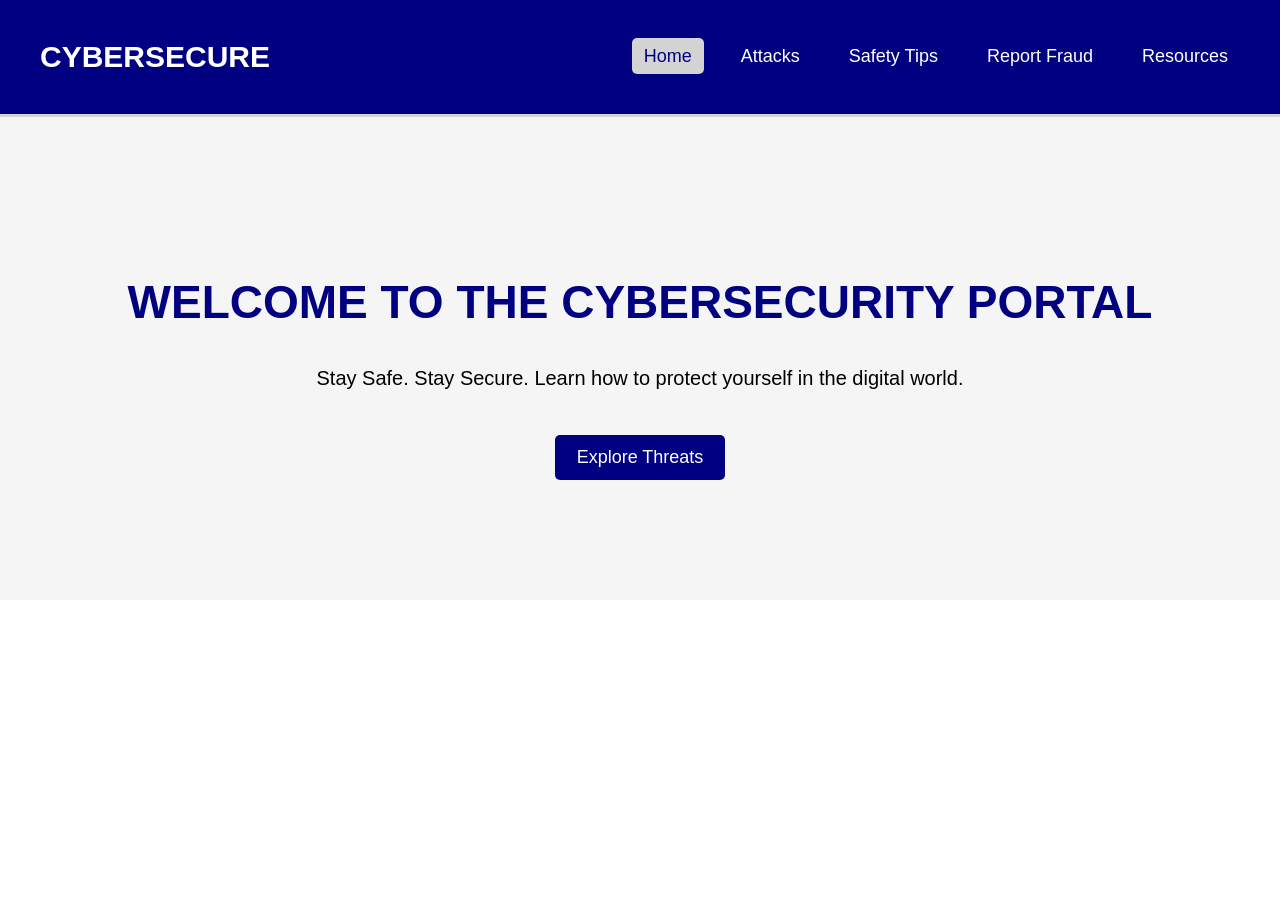
<file: index.html>
<!DOCTYPE html>
<html lang="en">
<head>
    <meta charset="UTF-8">
    <meta name="viewport" content="width=device-width, initial-scale=1.0">
    <title>Cybersecurity Portal - Home</title>
    <link rel="stylesheet" href="style.css">
</head>
<body>

    <!-- Navigation Bar -->
    <nav>
        <h2 class="logo">CYBERSECURE</h2>
        <ul>
            <li><a class="active" href="index.html">Home</a></li>
            <li><a href="attacks.html">Attacks</a></li>
            <li><a href="safety.html">Safety Tips</a></li>
            <li><a href="report.html">Report Fraud</a></li>
            <li><a href="resources.html">Resources</a></li>
        </ul>
    </nav>

    <!-- Hero Section -->
    <section class="hero">
        <h1>WELCOME TO THE CYBERSECURITY PORTAL</h1>
        <p>Stay Safe. Stay Secure. Learn how to protect yourself in the digital world.</p>
        <a href="attacks.html" class="btn">Explore Threats</a>
    </section>

</body>
</html>
</file>
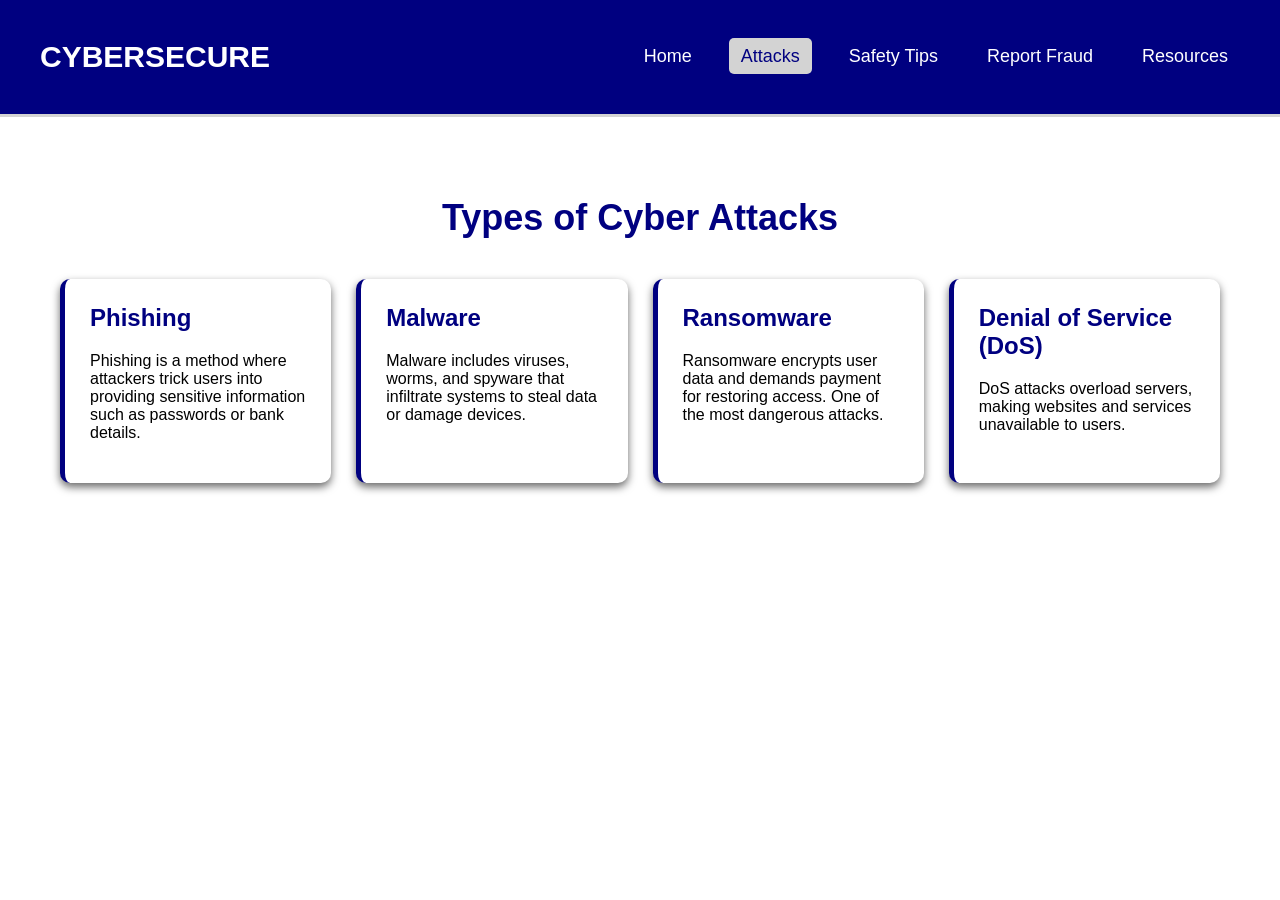
<file: attacks.html>
<!DOCTYPE html>
<html lang="en">
<head>
    <meta charset="UTF-8">
    <meta name="viewport" content="width=device-width, initial-scale=1.0">
    <title>Cyber Attacks</title>
    <link rel="stylesheet" href="style.css">
</head>
<body>

    <!-- Navigation Bar -->
    <nav>
        <h2 class="logo">CYBERSECURE</h2>
        <ul>
            <li><a href="index.html">Home</a></li>
            <li><a class="active" href="attacks.html">Attacks</a></li>
            <li><a href="safety.html">Safety Tips</a></li>
            <li><a href="report.html">Report Fraud</a></li>
            <li><a href="resources.html">Resources</a></li>
        </ul>
    </nav>

    <section class="content">
        <h1 class="title">Types of Cyber Attacks</h1>

        <div class="cards">

            <div class="card">
                <h2>Phishing</h2>
                <p>Phishing is a method where attackers trick users into providing sensitive information such as passwords or bank details.</p>
            </div>

            <div class="card">
                <h2>Malware</h2>
                <p>Malware includes viruses, worms, and spyware that infiltrate systems to steal data or damage devices.</p>
            </div>

            <div class="card">
                <h2>Ransomware</h2>
                <p>Ransomware encrypts user data and demands payment for restoring access. One of the most dangerous attacks.</p>
            </div>

            <div class="card">
                <h2>Denial of Service (DoS)</h2>
                <p>DoS attacks overload servers, making websites and services unavailable to users.</p>
            </div>

        </div>
    </section>

</body>
</html>
</file>
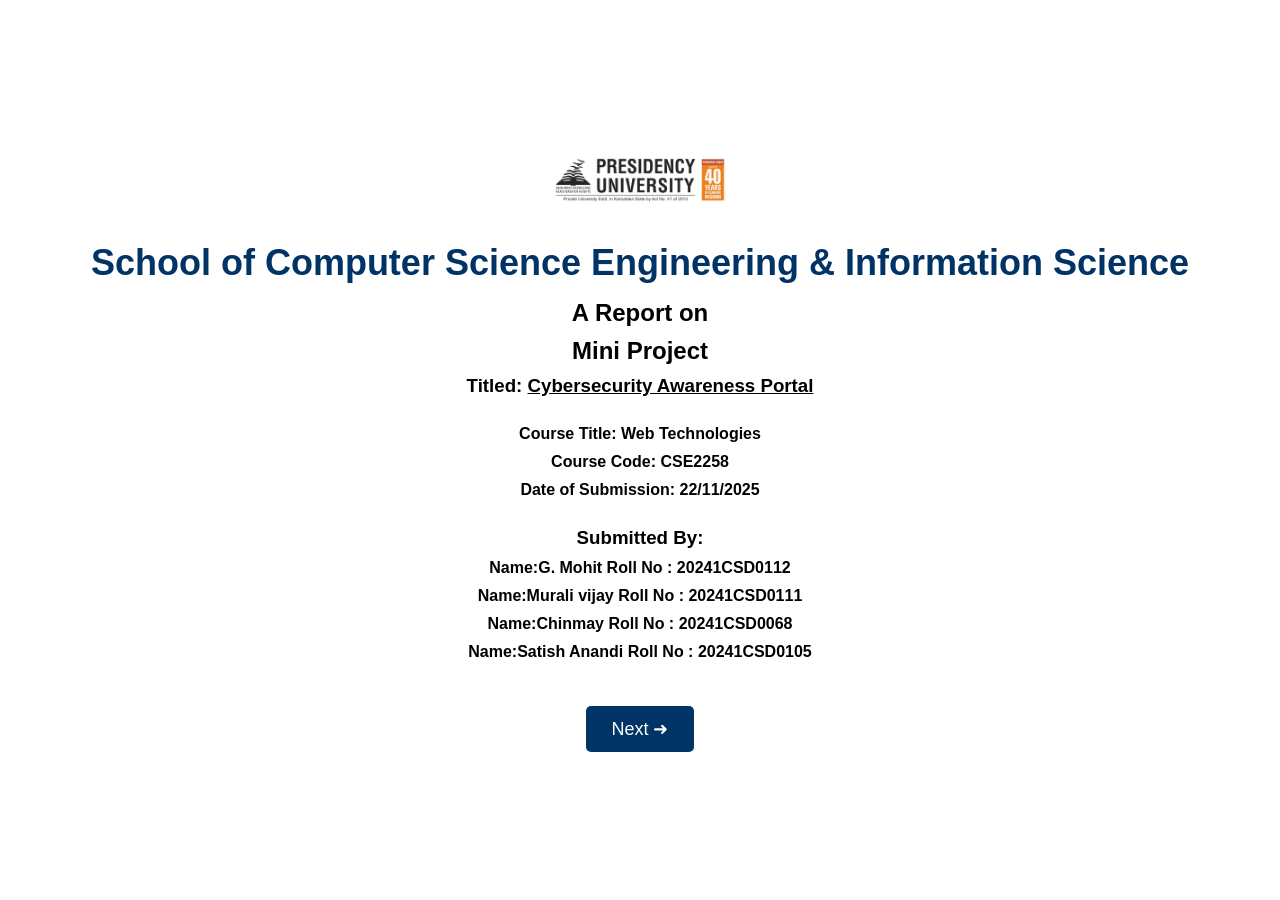
<file: pro.html>
<html lang="en">
<head>
    <meta charset="UTF-8">
    <meta name="viewport" content="width=device-width, initial-scale=1.0">
    <title>Mini Project Presentation</title>

    <style>
        body {
            margin: 0;
            padding: 0;
            background: #ffffff;
            font-family: Arial, sans-serif;
        }

       
        .slide {
            width: 100%;
            height: 100vh;
            padding: 40px;
            box-sizing: border-box;
            display: flex;
            flex-direction: column;
            justify-content: center;
            align-items: center;
            text-align: center;
        }

       
        .logo {
            max-width: 180px;
            margin-bottom: 20px;
        }

       
        h1 {
            font-size: 36px;
            color: #003366;
            margin: 10px 0;
        }

        h2, h3, h4 {
            color: #000;
            margin: 5px 0;
        }


        .next-btn {
            margin-top: 40px;
            padding: 12px 25px;
            background: #003366;
            color: white;
            border: none;
            font-size: 18px;
            border-radius: 5px;
            cursor: pointer;
        }

        .next-btn:hover {
            background: #0055aa;
        }
    </style>

</head>
<body>

    
    <div class="slide" id="slide1">
        <img src="pres.jpg" class="logo" alt="Presidency University Logo" >

        <h1>School of Computer Science Engineering & Information Science</h1>

        <h2>A Report on</h2>
        <h2><b>Mini Project</b></h2>

        <h3>Titled: <u>Cybersecurity Awareness Portal</u></h3>

        <br>

        <h4><b>Course Title:</b> Web Technologies</h4>
        <h4><b>Course Code:</b> CSE2258</h4>
        <h4><b>Date of Submission:</b> 22/11/2025</h4>

        <br>

        <h3><b>Submitted By:</b></h3>
        <h4>Name:G. Mohit  Roll No : 20241CSD0112</h4>
<h4>Name:Murali vijay  Roll No : 20241CSD0111</h4>
<h4>Name:Chinmay  Roll No : 20241CSD0068</h4>
<h4>Name:Satish Anandi Roll No : 20241CSD0105</h4>
        

        <button class="next-btn" onclick="nextSlide()">Next ➜</button>
    </div>

    <script>
        function nextSlide() {
            window.location.href = "slide2.html";   // next slide will load
        }
    </script>

</body>
</html>
</file>
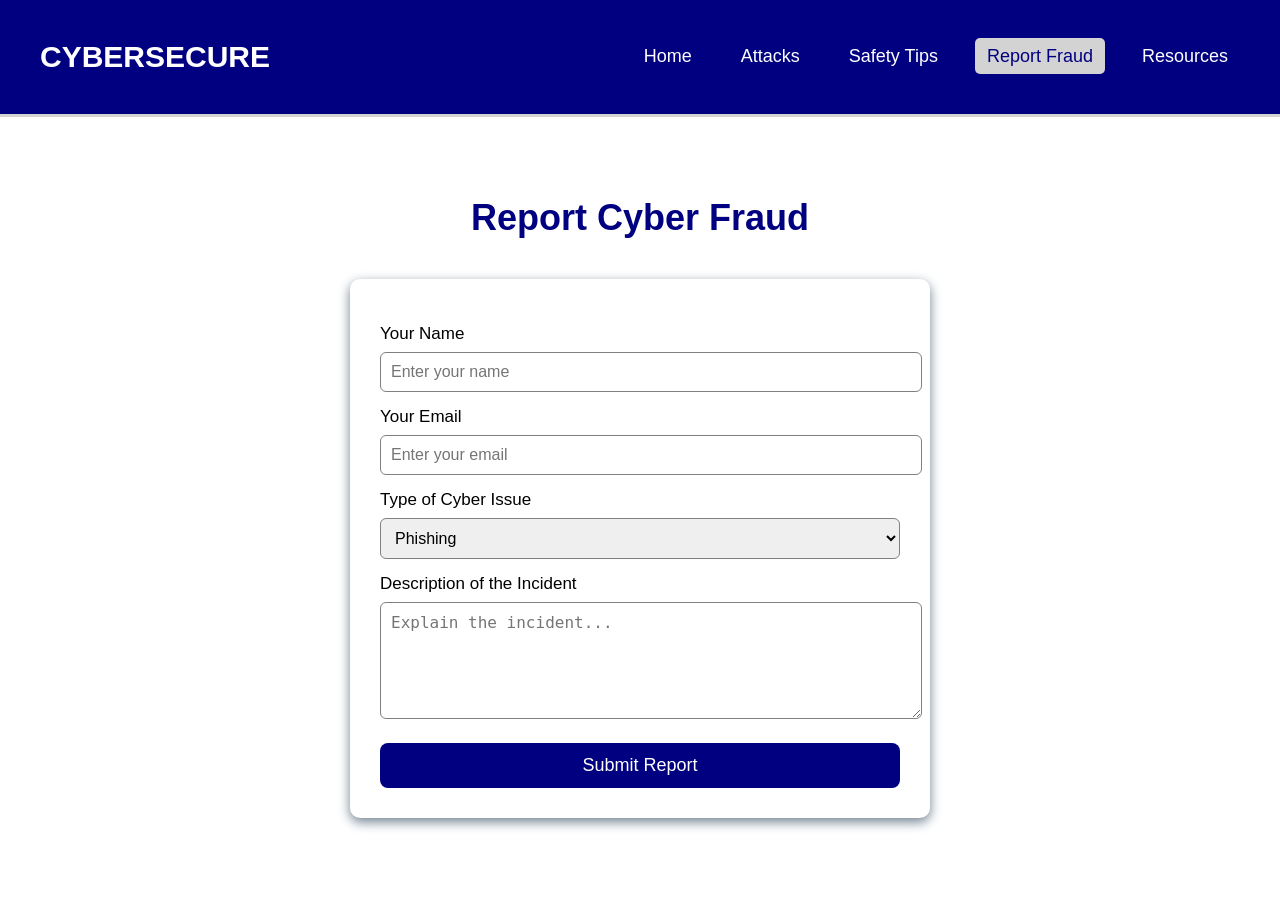
<file: report.html>
<!DOCTYPE html>
<html lang="en">
<head>
    <meta charset="UTF-8">
    <meta name="viewport" content="width=device-width, initial-scale=1.0">
    <title>Report Cyber Fraud</title>
    <link rel="stylesheet" href="style.css">
</head>
<body>

    <!-- Navigation Bar -->
    <nav>
        <h2 class="logo">CYBERSECURE</h2>
        <ul>
            <li><a href="index.html">Home</a></li>
            <li><a href="attacks.html">Attacks</a></li>
            <li><a href="safety.html">Safety Tips</a></li>
            <li><a class="active" href="report.html">Report Fraud</a></li>
            <li><a href="resources.html">Resources</a></li>
        </ul>
    </nav>

    <section class="content">
        <h1 class="title">Report Cyber Fraud</h1>

        <form class="report-form">

            <label>Your Name</label>
            <input type="text" placeholder="Enter your name" required>

            <label>Your Email</label>
            <input type="email" placeholder="Enter your email" required>

            <label>Type of Cyber Issue</label>
            <select required>
                <option>Phishing</option>
                <option>Hacking</option>
                <option>Fraud Transaction</option>
                <option>Social Media Abuse</option>
                <option>Malware Attack</option>
            </select>

            <label>Description of the Incident</label>
            <textarea rows="5" placeholder="Explain the incident..." required></textarea>

            <button type="submit" class="btn">Submit Report</button>

        </form>

    </section>

</body>
</html>
</file>
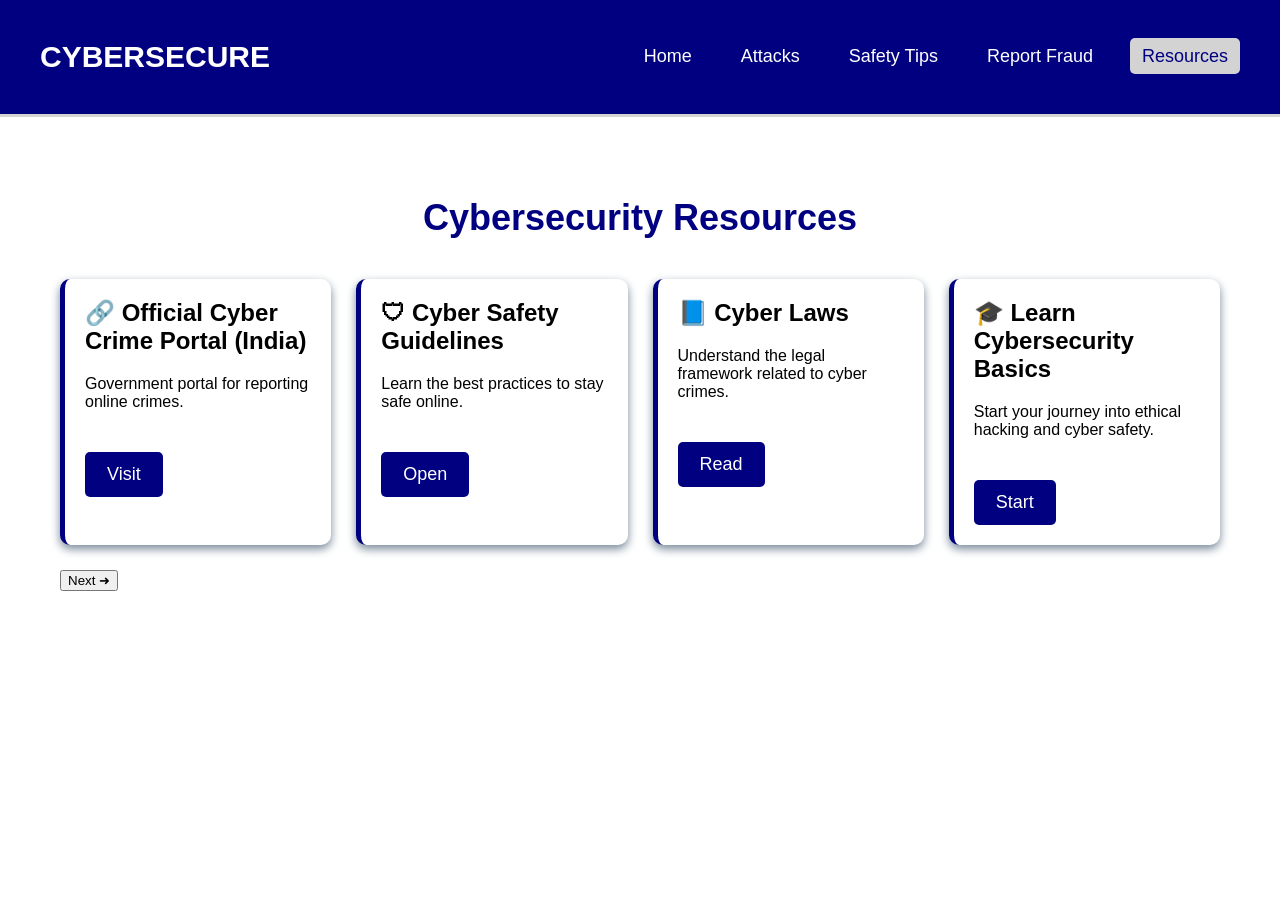
<file: resources.html>
<html lang="en">
<head>
    <meta charset="UTF-8">
    <meta name="viewport" content="width=device-width, initial-scale=1.0">
    <title>Cyber Resources</title>
    <link rel="stylesheet" href="style.css">
</head>
<body>

   
    <nav>
        <h2 class="logo">CYBERSECURE</h2>
        <ul>
            <li><a href="index.html">Home</a></li>
            <li><a href="attacks.html">Attacks</a></li>
            <li><a href="safety.html">Safety Tips</a></li>
            <li><a href="report.html">Report Fraud</a></li>
            <li><a class="active" href="resources.html">Resources</a></li>
        </ul>
    </nav>

    <section class="content">
        <h1 class="title">Cybersecurity Resources</h1>

        <div class="resources">

            <div class="resource-box">
                <h2>🔗 Official Cyber Crime Portal (India)</h2>
                <p>Government portal for reporting online crimes.</p>
                <a href="#" class="btn small">Visit</a>
            </div>

            <div class="resource-box">
                <h2>🛡 Cyber Safety Guidelines</h2>
                <p>Learn the best practices to stay safe online.</p>
                <a href="#" class="btn small">Open</a>
            </div>

            <div class="resource-box">
                <h2>📘 Cyber Laws</h2>
                <p>Understand the legal framework related to cyber crimes.</p>
                <a href="#" class="btn small">Read</a>
            </div>

            <div class="resource-box">
                <h2>🎓 Learn Cybersecurity Basics</h2>
                <p>Start your journey into ethical hacking and cyber safety.</p>
                <a href="#" class="btn small">Start</a>
            </div>

    <div class="nav-btns">
      
        <button onclick="location.href='slide7.html'">Next ➜</button>
    </div>

        </div>

    </section>

</body>
</html>
</file>
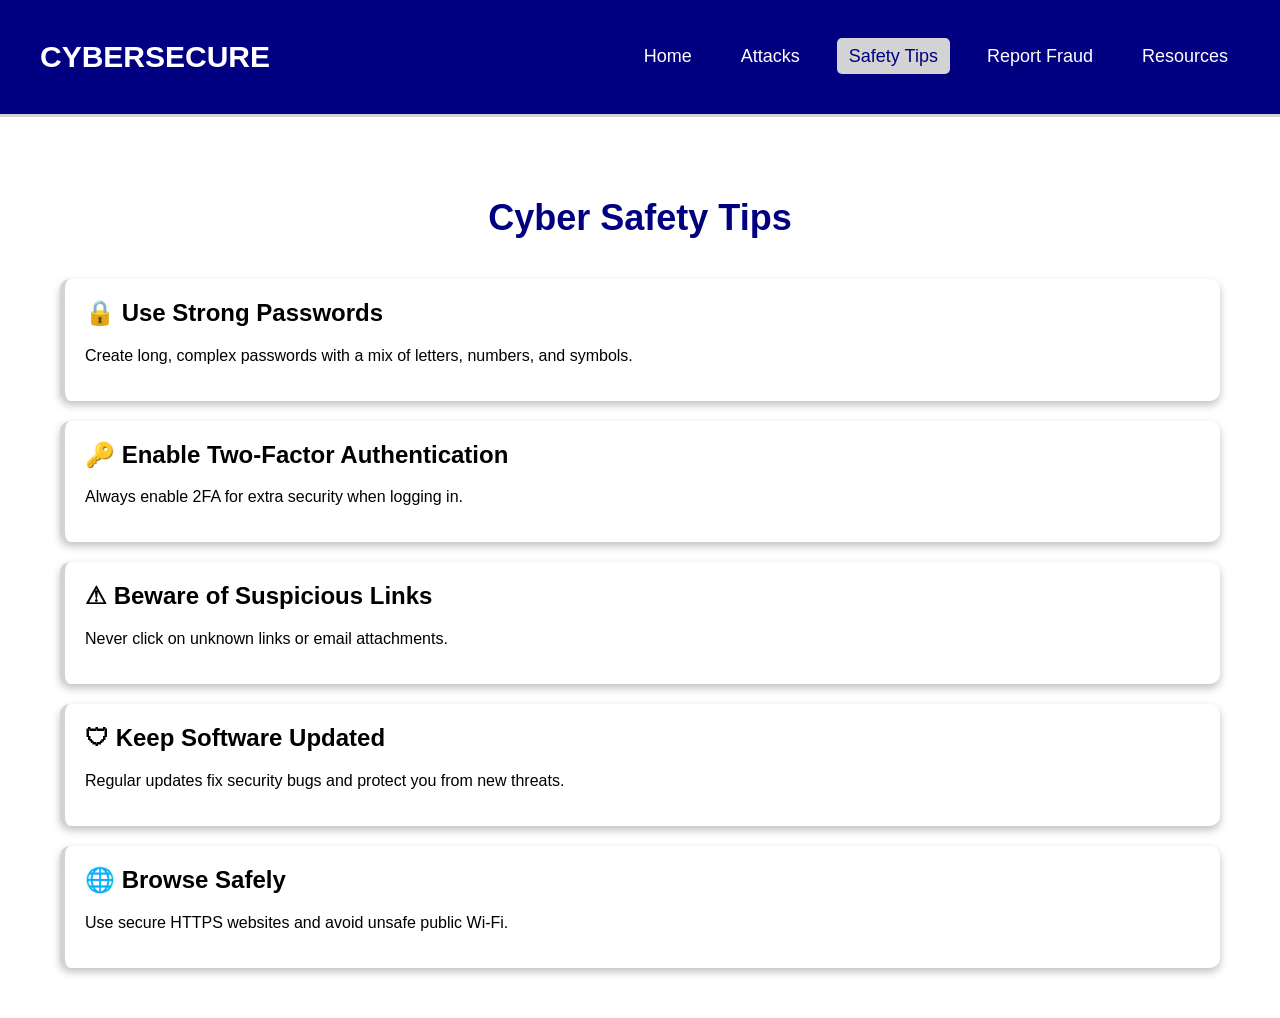
<file: safety.html>
<!DOCTYPE html>
<html lang="en">
<head>
    <meta charset="UTF-8">
    <meta name="viewport" content="width=device-width, initial-scale=1.0">
    <title>Cyber Safety Tips</title>
    <link rel="stylesheet" href="style.css">
</head>
<body>

    <!-- Navigation Bar -->
    <nav>
        <h2 class="logo">CYBERSECURE</h2>
        <ul>
            <li><a href="index.html">Home</a></li>
            <li><a href="attacks.html">Attacks</a></li>
            <li><a class="active" href="safety.html">Safety Tips</a></li>
            <li><a href="report.html">Report Fraud</a></li>
            <li><a href="resources.html">Resources</a></li>
        </ul>
    </nav>

    <section class="content">
        <h1 class="title">Cyber Safety Tips</h1>

        <div class="tips">

            <div class="tip-box">
                <h2>🔒 Use Strong Passwords</h2>
                <p>Create long, complex passwords with a mix of letters, numbers, and symbols.</p>
            </div>

            <div class="tip-box">
                <h2>🔑 Enable Two-Factor Authentication</h2>
                <p>Always enable 2FA for extra security when logging in.</p>
            </div>

            <div class="tip-box">
                <h2>⚠ Beware of Suspicious Links</h2>
                <p>Never click on unknown links or email attachments.</p>
            </div>

            <div class="tip-box">
                <h2>🛡 Keep Software Updated</h2>
                <p>Regular updates fix security bugs and protect you from new threats.</p>
            </div>

            <div class="tip-box">
                <h2>🌐 Browse Safely</h2>
                <p>Use secure HTTPS websites and avoid unsafe public Wi-Fi.</p>
            </div>

        </div>
    </section>

</body>
</html>
</file>
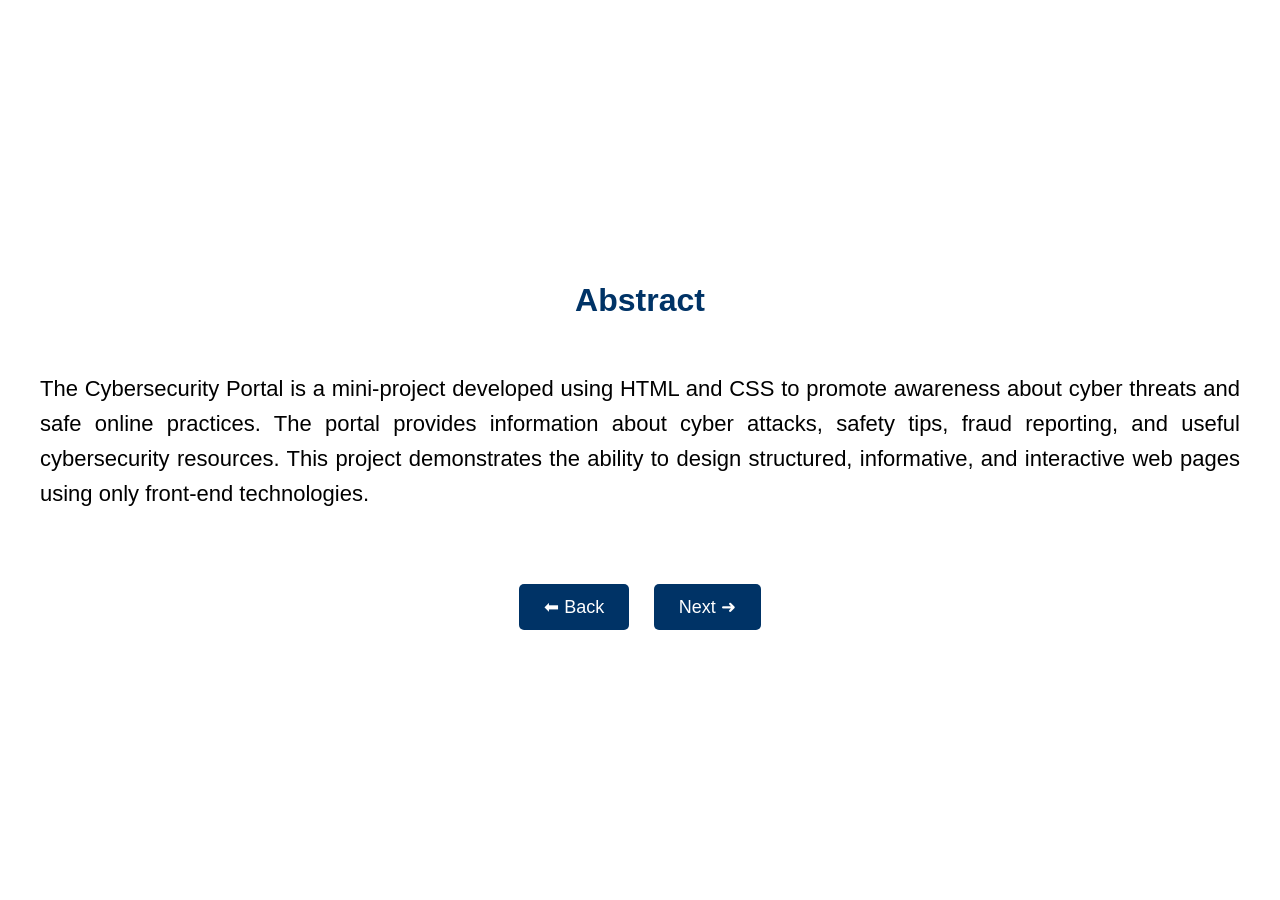
<file: slide2.html>
<!DOCTYPE html>
<html lang="en">
<head>
    <meta charset="UTF-8">
    <meta name="viewport" content="width=device-width, initial-scale=1.0">
    <title>Slide 2 - Abstract</title>

    <style>
        body {
            margin: 0;
            padding: 0;
            background: #ffffff;
            font-family: Arial, sans-serif;
        }
        .slide {
            width: 100%;
            height: 100vh;
            padding: 40px;
            box-sizing: border-box;
            display: flex;
            flex-direction: column;
            justify-content: center;
        }
        h1 {
            color: #003366;
            text-align: center;
            margin-bottom: 30px;
        }
        p {
            font-size: 22px;
            line-height: 1.6;
            text-align: justify;
        }
        .nav-btns {
            text-align: center;
            margin-top: 40px;
        }
        button {
            padding: 12px 25px;
            background: #003366;
            color: white;
            border: none;
            margin: 10px;
            font-size: 18px;
            border-radius: 5px;
            cursor: pointer;
        }
        button:hover {
            background: #0055aa;
        }
    </style>

</head>
<body>

<div class="slide">

    <h1>Abstract</h1>

    <p>
        The Cybersecurity Portal is a mini-project developed using HTML and CSS to promote
        awareness about cyber threats and safe online practices. The portal provides information
        about cyber attacks, safety tips, fraud reporting, and useful cybersecurity resources.
        This project demonstrates the ability to design structured, informative, and interactive
        web pages using only front-end technologies.
    </p>

    <div class="nav-btns">
        <button onclick="location.href='presentation.html'">⬅ Back</button>
        <button onclick="location.href='slide3.html'">Next ➜</button>
    </div>

</div>

</body>
</html>
</file>
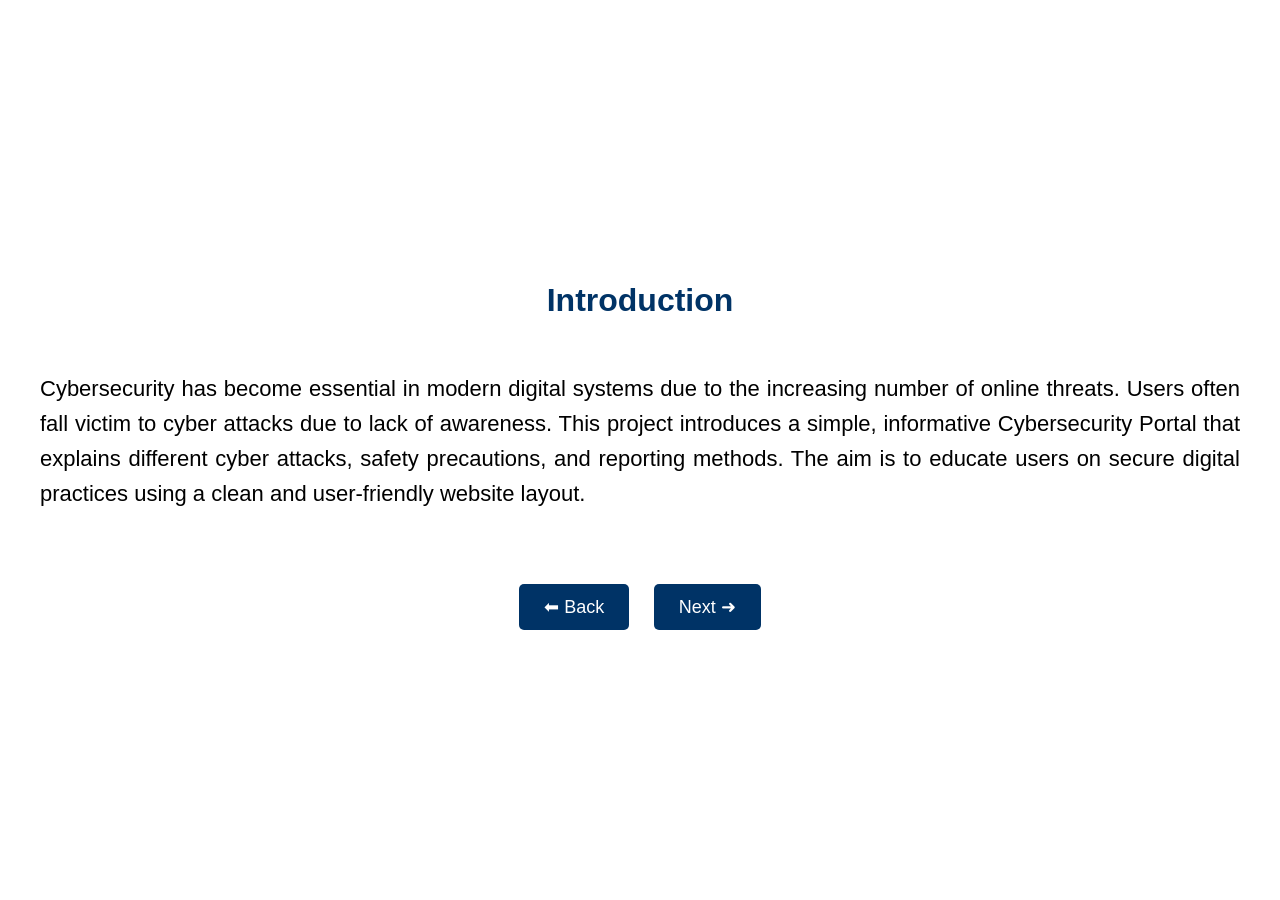
<file: slide3.html>
<!DOCTYPE html>
<html lang="en">
<head>
    <meta charset="UTF-8">
    <meta name="viewport" content="width=device-width, initial-scale=1.0">
    <title>Slide 3 - Introduction</title>

    <style>
        body {
            margin: 0;
            padding: 0;
            background: #ffffff;
            font-family: Arial, sans-serif;
        }
        .slide {
            width: 100%;
            height: 100vh;
            padding: 40px;
            box-sizing: border-box;
            display: flex;
            flex-direction: column;
            justify-content: center;
        }
        h1 {
            color: #003366;
            text-align: center;
            margin-bottom: 30px;
        }
        p {
            font-size: 22px;
            line-height: 1.6;
            text-align: justify;
        }
        .nav-btns {
            text-align: center;
            margin-top: 40px;
        }
        button {
            padding: 12px 25px;
            background: #003366;
            color: white;
            border: none;
            margin: 10px;
            font-size: 18px;
            border-radius: 5px;
            cursor: pointer;
        }
        button:hover {
            background: #0055aa;
        }
    </style>

</head>
<body>

<div class="slide">

    <h1>Introduction</h1>

    <p>
        Cybersecurity has become essential in modern digital systems due to the increasing number
        of online threats. Users often fall victim to cyber attacks due to lack of awareness.
        This project introduces a simple, informative Cybersecurity Portal that explains different
        cyber attacks, safety precautions, and reporting methods. The aim is to educate users on 
        secure digital practices using a clean and user-friendly website layout.
    </p>

    <div class="nav-btns">
        <button onclick="location.href='slide2.html'">⬅ Back</button>
        <button onclick="location.href='slide4.html'">Next ➜</button>
    </div>

</div>

</body>
</html>
</file>
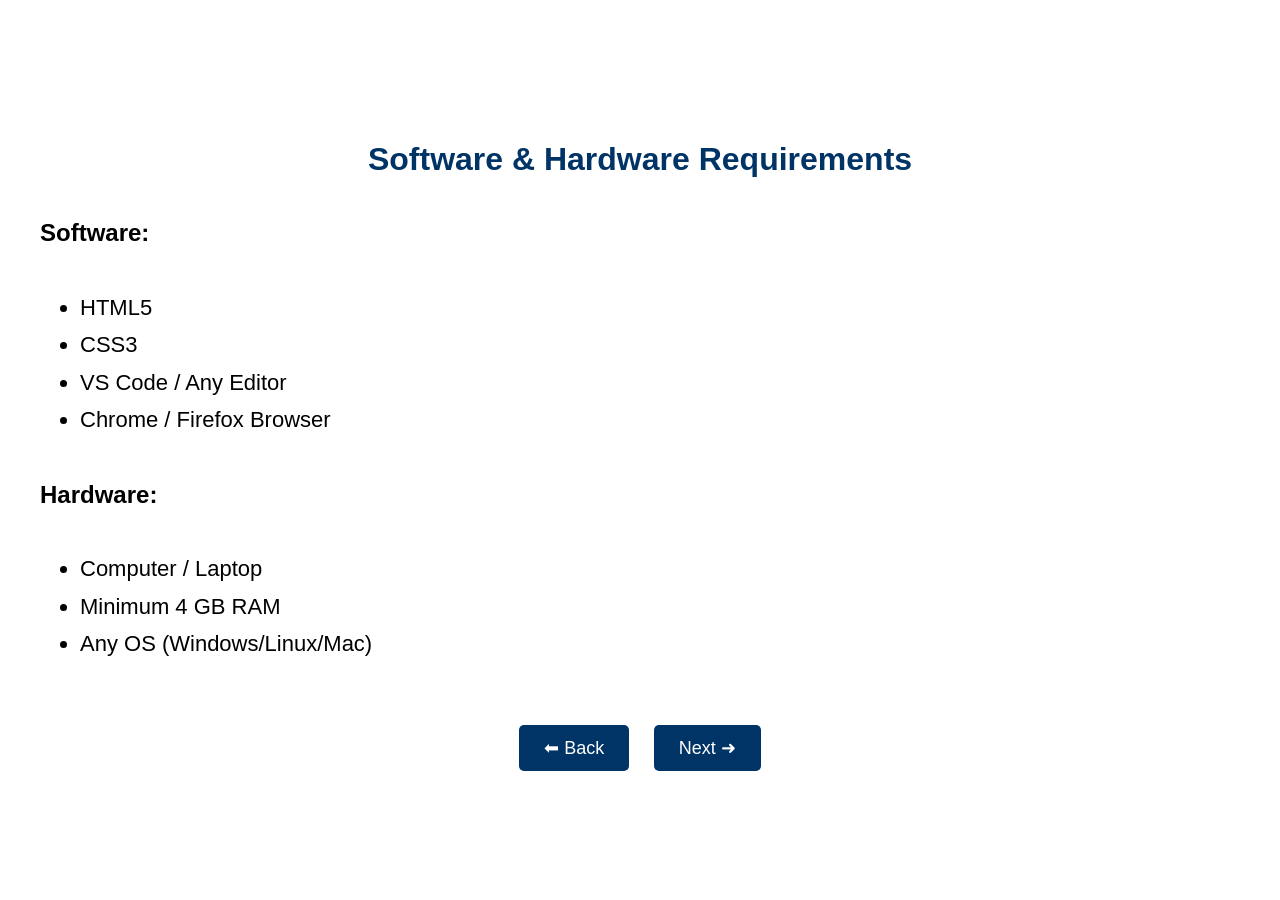
<file: slide4.html>
<!DOCTYPE html>
<html lang="en">
<head>
    <meta charset="UTF-8">
    <meta name="viewport" content="width=device-width, initial-scale=1.0">
    <title>Slide 4 - Requirements</title>

    <style>
        body {
            margin: 0;
            padding: 0;
            background: #ffffff;
            font-family: Arial, sans-serif;
        }
        .slide {
            width: 100%;
            height: 100vh;
            padding: 40px;
            display: flex;
            flex-direction: column;
            justify-content: center;
            box-sizing: border-box;
        }
        h1 {
            color: #003366;
            text-align: center;
        }
        h2 {
            color: #000;
        }
        ul {
            font-size: 22px;
            line-height: 1.7;
        }
        .nav-btns {
            text-align: center;
            margin-top: 30px;
        }
        button {
            padding: 12px 25px;
            background: #003366;
            color: white;
            border: none;
            margin: 10px;
            font-size: 18px;
            border-radius: 5px;
            cursor: pointer;
        }
        button:hover {
            background: #0055aa;
        }
    </style>

</head>
<body>

<div class="slide">

    <h1>Software & Hardware Requirements</h1>

    <h2>Software:</h2>
    <ul>
        <li>HTML5</li>
        <li>CSS3</li>
        <li>VS Code / Any Editor</li>
        <li>Chrome / Firefox Browser</li>
    </ul>

    <h2>Hardware:</h2>
    <ul>
        <li>Computer / Laptop</li>
        <li>Minimum 4 GB RAM</li>
        <li>Any OS (Windows/Linux/Mac)</li>
    </ul>

    <div class="nav-btns">
        <button onclick="location.href='slide3.html'">⬅ Back</button>
        <button onclick="location.href='slide5.html'">Next ➜</button>
    </div>

</div>

</body>
</html>
</file>
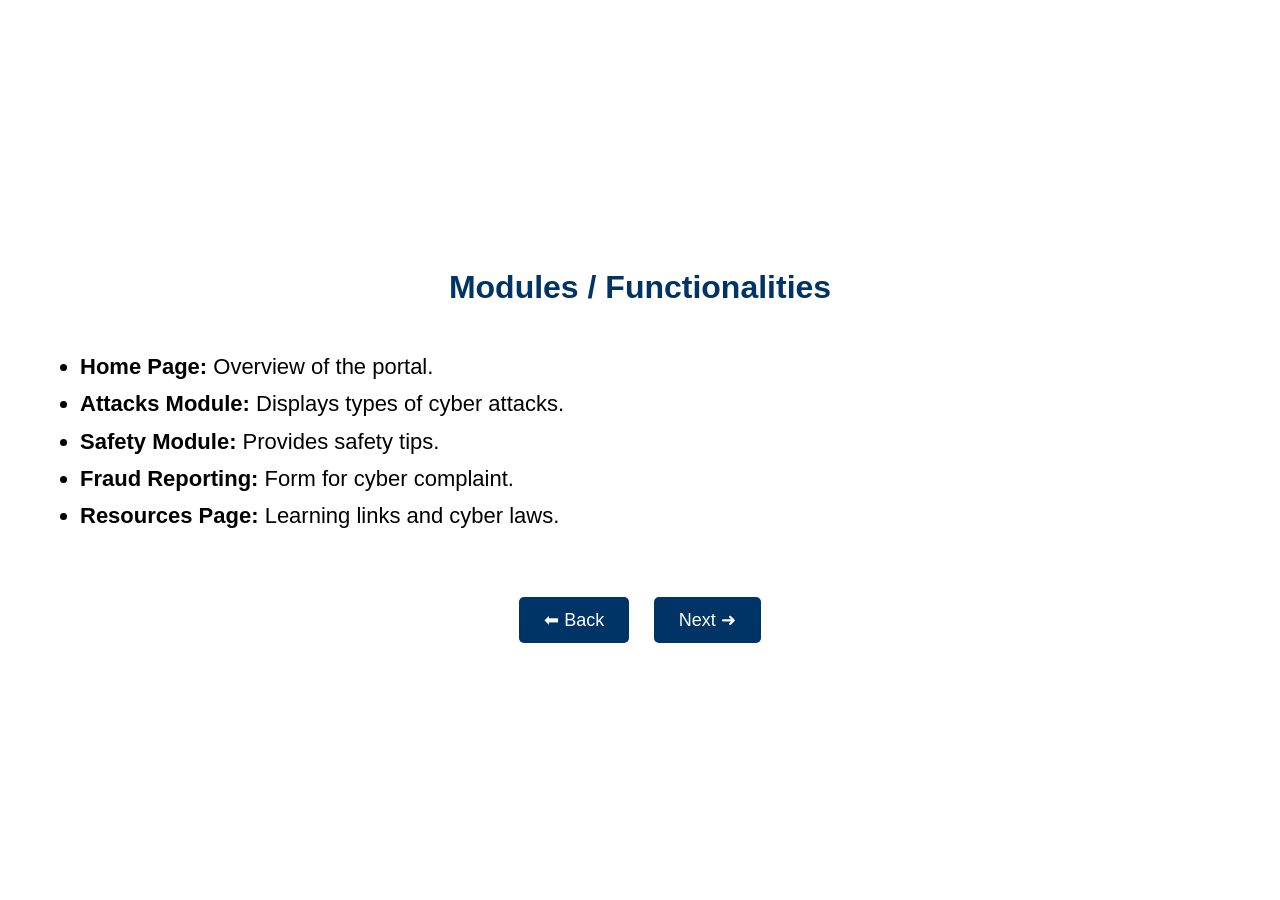
<file: slide5.html>
<!DOCTYPE html>
<html lang="en">
<head>
    <meta charset="UTF-8">
    <meta name="viewport" content="width=device-width, initial-scale=1.0">
    <title>Slide 5 - Modules</title>

    <style>
        body {
            margin: 0;
            padding: 0;
            background: #ffffff;
            font-family: Arial, sans-serif;
        }
        .slide {
            width: 100%;
            height: 100vh;
            padding: 40px;
            display: flex;
            flex-direction: column;
            justify-content: center;
            box-sizing: border-box;
        }
        h1 {
            color: #003366;
            text-align: center;
            margin-bottom: 20px;
        }
        ul {
            font-size: 22px;
            line-height: 1.7;
        }
        .nav-btns {
            text-align: center;
            margin-top: 30px;
        }
        button {
            padding: 12px 25px;
            background: #003366;
            color: white;
            border: none;
            margin: 10px;
            font-size: 18px;
            border-radius: 5px;
            cursor: pointer;
        }
        button:hover {
            background: #0055aa;
        }
    </style>

</head>
<body>

<div class="slide">

    <h1>Modules / Functionalities</h1>

    <ul>
        <li><b>Home Page:</b> Overview of the portal.</li>
        <li><b>Attacks Module:</b> Displays types of cyber attacks.</li>
        <li><b>Safety Module:</b> Provides safety tips.</li>
        <li><b>Fraud Reporting:</b> Form for cyber complaint.</li>
        <li><b>Resources Page:</b> Learning links and cyber laws.</li>
    </ul>

    <div class="nav-btns">
        <button onclick="location.href='slide4.html'">⬅ Back</button>
        <button onclick="location.href='slide6.html'">Next ➜</button>
    </div>

</div>

</body>
</html>
</file>
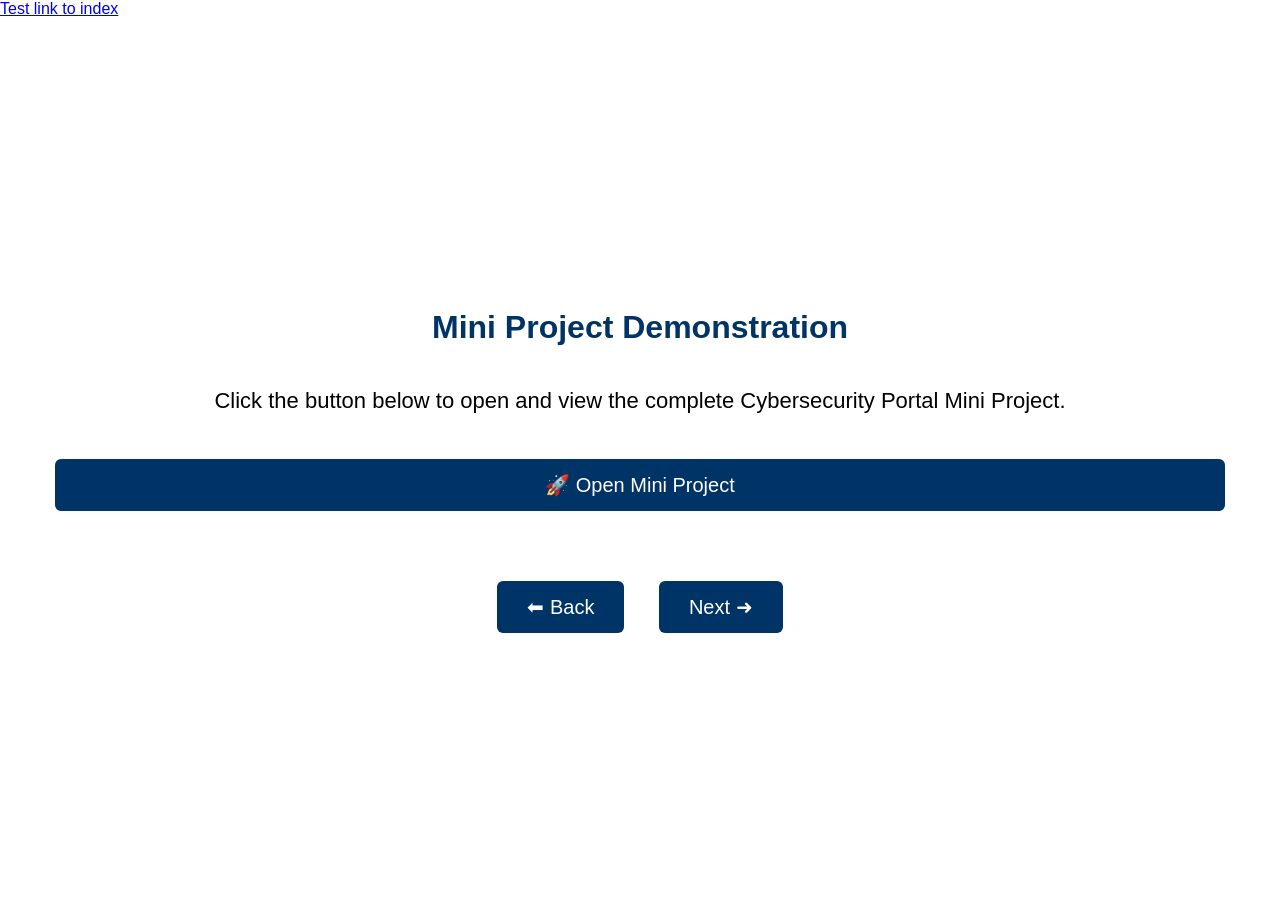
<file: slide6.html>
<!DOCTYPE html>
<html lang="en">
<head>
    <meta charset="UTF-8">
    <meta name="viewport" content="width=device-width, initial-scale=1.0">
    <title>Slide 6 - Project Demo</title>

    <style>
        body {
            margin: 0;
            padding: 0;
            background: #ffffff;
            font-family: Arial, sans-serif;
        }
        .slide {
            width: 100%;
            height: 100vh;
            padding: 40px;
            box-sizing: border-box;
            display: flex;
            flex-direction: column;
            justify-content: center;
            text-align: center;
        }
        h1 {
            color: #003366;
            margin-bottom: 20px;
        }
        p {
            font-size: 22px;
            margin-bottom: 30px;
        }
        button {
            padding: 14px 30px;
            background: #003366;
            color: white;
            font-size: 20px;
            border: none;
            border-radius: 6px;
            cursor: pointer;
            margin: 15px;
        }
        button:hover {
            background: #0055aa;
        }
        .nav-btns {
            margin-top: 40px;
        }
    </style>

</head>
<body>
<a href="index.html">Test link to index</a>

<div class="slide">

    <h1>Mini Project Demonstration</h1>

    <p>Click the button below to open and view the complete Cybersecurity Portal Mini Project.</p>

    <!-- PROJECT OPEN BUTTON -->
    <button onclick="location.href='index.html'">🚀 Open Mini Project</button>

    <div class="nav-btns">
        <button onclick="location.href='slide5.html'">⬅ Back</button>
        <button onclick="location.href='slide7.html'">Next ➜</button>
    </div>

</div>

</body>
</html>
</file>
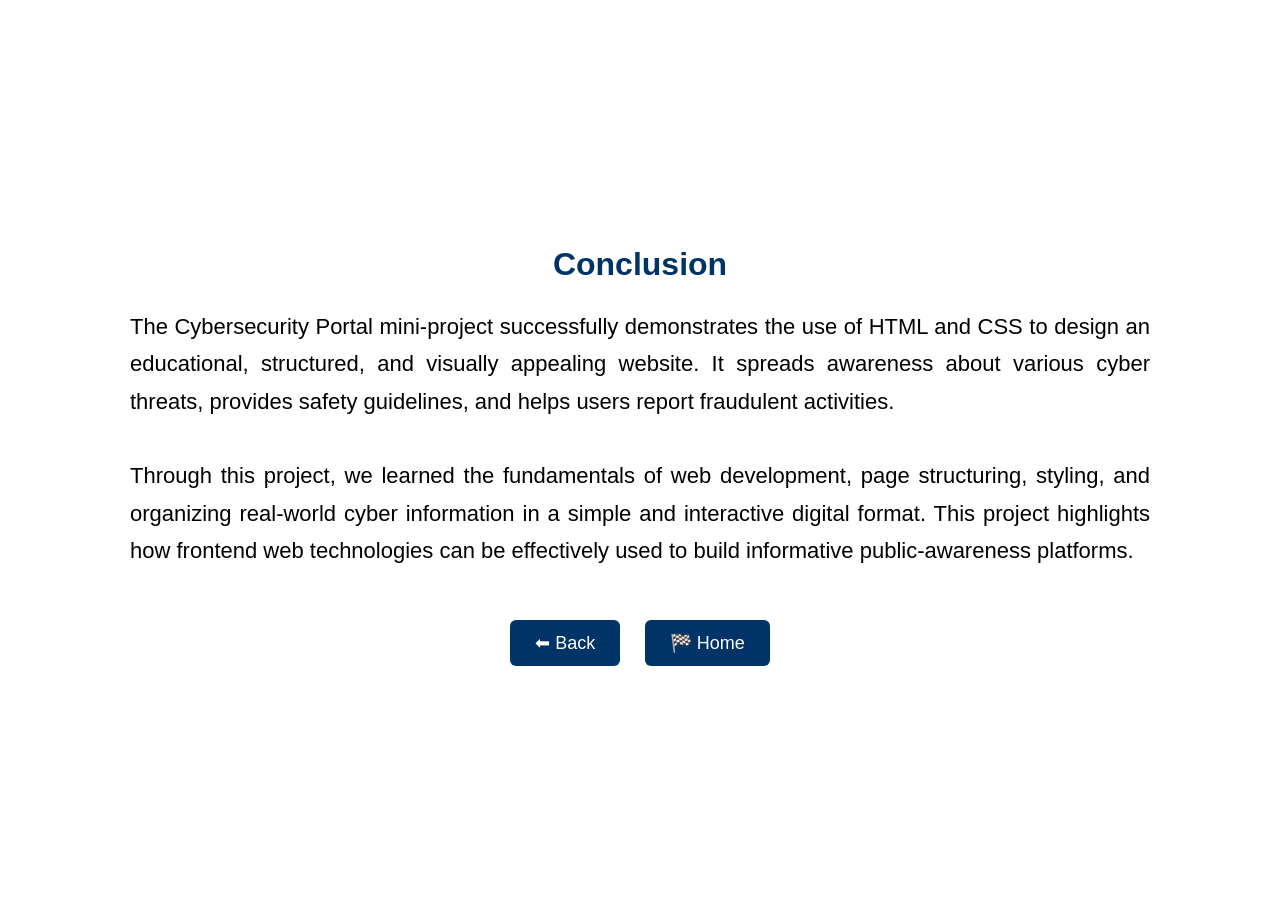
<file: slide7.html>
<!DOCTYPE html>
<html lang="en">
<head>
    <meta charset="UTF-8">
    <meta-name="viewport" content="width=device-width, initial-scale=1.0">
    <title>Slide 7 - Conclusion</title>

    <style>
        body {
            margin: 0;
            padding: 0;
            background: #ffffff;
            font-family: Arial, sans-serif;
        }
        .slide {
            width: 100%;
            height: 100vh;
            padding: 40px;
            display: flex;
            flex-direction: column;
            justify-content: center;
            box-sizing: border-box;
        }
        h1 {
            color: #003366;
            text-align: center;
            margin-bottom: 25px;
        }
        p {
            font-size: 22px;
            line-height: 1.7;
            text-align: justify;
            margin: 0 auto;
            max-width: 85%;
        }
        .nav-btns {
            text-align: center;
            margin-top: 40px;
        }
        button {
            padding: 12px 25px;
            background: #003366;
            color: white;
            border: none;
            margin: 10px;
            font-size: 18px;
            border-radius: 6px;
            cursor: pointer;
        }
        button:hover {
            background: #0055aa;
        }
    </style>

</head>
<body>

<div class="slide">

    <h1>Conclusion</h1>

    <p>
        The Cybersecurity Portal mini-project successfully demonstrates the use of HTML and CSS 
        to design an educational, structured, and visually appealing website. It spreads awareness 
        about various cyber threats, provides safety guidelines, and helps users report fraudulent 
        activities.  
        <br><br>
        Through this project, we learned the fundamentals of web development, page structuring, 
        styling, and organizing real-world cyber information in a simple and interactive digital format. 
        This project highlights how frontend web technologies can be effectively used to build 
        informative public-awareness platforms.
    </p>

    <div class="nav-btns">
        <button onclick="location.href='slide6.html'">⬅ Back</button>
        <button onclick="location.href='pro.html'">🏁 Home</button>
    </div>

</div>

</body>
</html>
</file>
<file: style.css>
body {
    margin: 0;
    padding: 0;
    background: white;
    font-family: "Segoe UI", sans-serif;
    color: black;
}


nav {
    display: flex;
    justify-content: space-between;
    align-items: center;
    background: navy;
    padding: 15px 40px;
    border-bottom: 3px solid lightgray;
}

nav .logo {
    color: white;
    font-size: 30px;
    font-weight: bold;
}

nav ul {
    list-style: none;
    display: flex;
    gap: 25px;
}

nav ul li a {
    color: white;
    text-decoration: none;
    font-size: 18px;
    padding: 8px 12px;
    border-radius: 5px;
    transition: 0.3s;
}

nav ul li a:hover,
nav ul li a.active {
    background: lightgray;
    color: navy;
}


.hero {
    text-align: center;
    padding: 120px 20px;
    background: whitesmoke;
}

.hero h1 {
    font-size: 46px;
    color: navy;
}

.hero p {
    font-size: 20px;
    margin-top: 10px;
}


.btn {
    display: inline-block;
    margin-top: 25px;
    padding: 12px 22px;
    background: navy;
    color: white;
    border-radius: 5px;
    font-size: 18px;
    text-decoration: none;
    transition: 0.3s;
}

.btn:hover {
    background: lightgray;
    color: navy;
}


.content {
    padding: 50px 60px;
}

.title {
    font-size: 36px;
    text-align: center;
    margin-bottom: 40px;
    color: navy;
}


.cards {
    display: grid;
    grid-template-columns: repeat(auto-fit, minmax(260px, 1fr));
    gap: 25px;
}

.card {
    background: white;
    padding: 25px;
    border-radius: 10px;
    border-left: 5px solid navy;
    box-shadow: 0 4px 8px dimgray;
}

.card h2 {
    margin-top: 0;
    color: navy;
}


.tips {
    display: grid;
    gap: 20px;
}

.tip-box {
    background: white;
    padding: 20px;
    border-left: 5px solid lightgray;
    border-radius: 10px;
    box-shadow: 0 4px 8px silver;
}

.tip-box h2 {
    margin-top: 0;
}


.report-form {
    max-width: 520px;
    margin: 30px auto;
    padding: 30px;
    background: white;
    border-radius: 10px;
    box-shadow: 0 4px 12px slategray;
}

.report-form label {
    font-size: 17px;
    margin-top: 15px;
    display: block;
}

.report-form input,
.report-form textarea,
.report-form select {
    width: 100%;
    padding: 10px;
    border: 1px solid gray;
    border-radius: 6px;
    margin-top: 8px;
    font-size: 16px;
}

.report-form button {
    width: 100%;
    padding: 12px;
    background: navy;
    color: white;
    border: none;
    border-radius: 8px;
    margin-top: 20px;
    cursor: pointer;
    font-size: 18px;
    transition: 0.3s;
}

.report-form button:hover {
    background: lightgray;
    color: navy;
}


.resources {
    display: grid;
    grid-template-columns: repeat(auto-fit, minmax(260px, 1fr));
    gap: 25px;
}

.resource-box {
    padding: 20px;
    background: white;
    border-left: 5px solid navy;
    border-radius: 10px;
    box-shadow: 0 4px 10px lightslategray;
}

.resource-box h2 {
    margin-top: 0;
}
</file>
